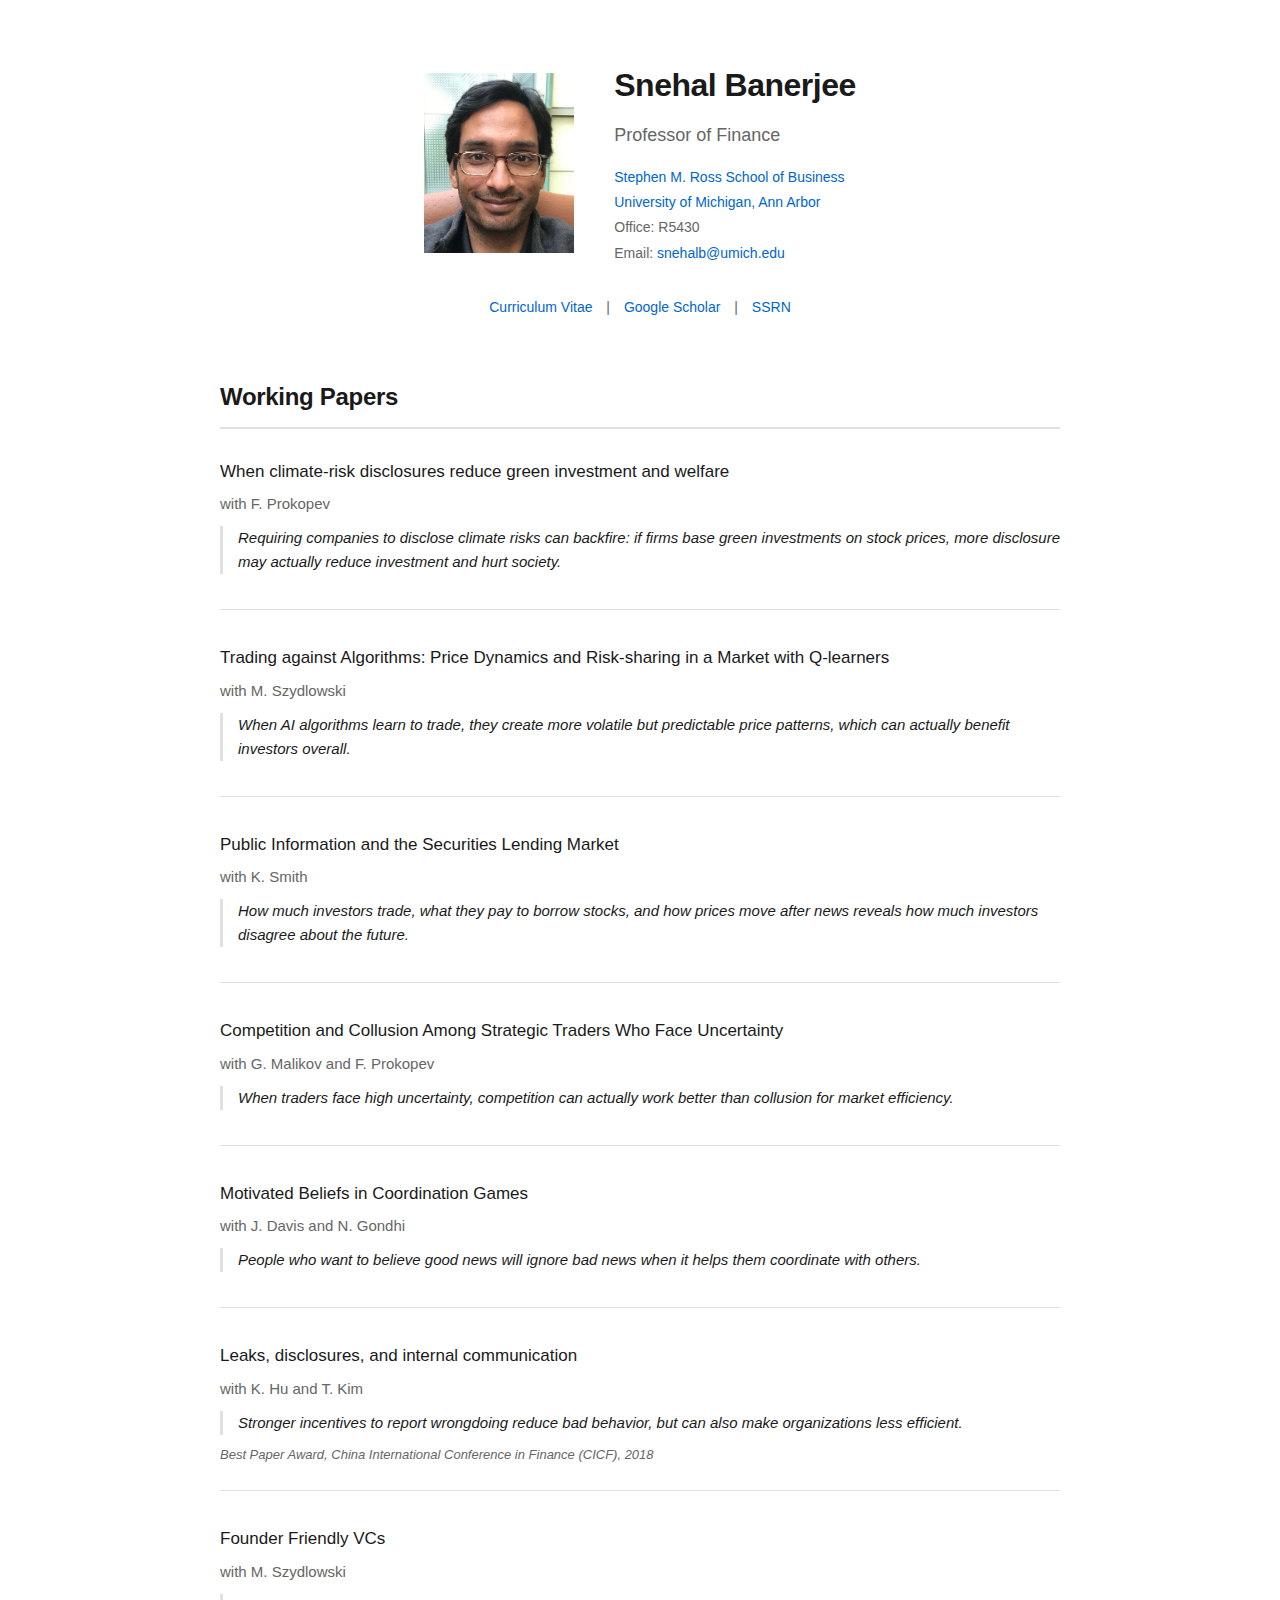
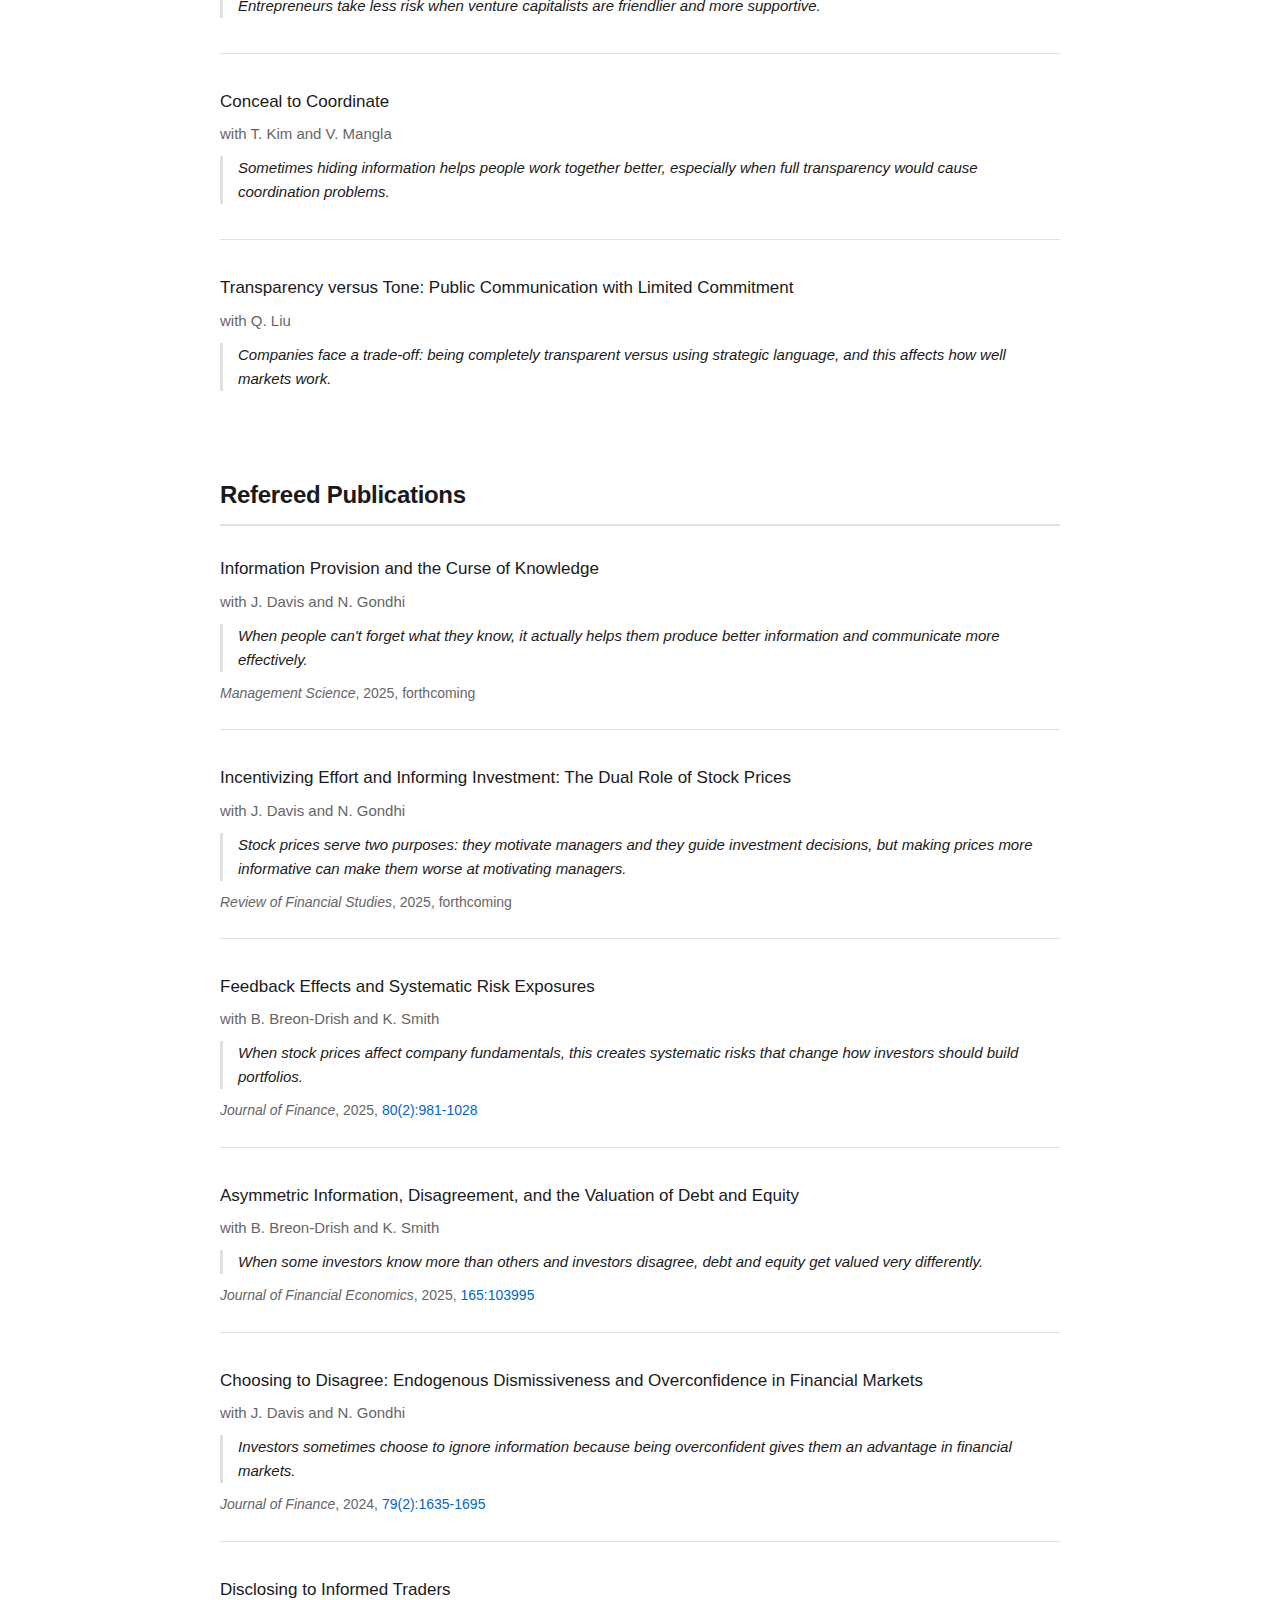
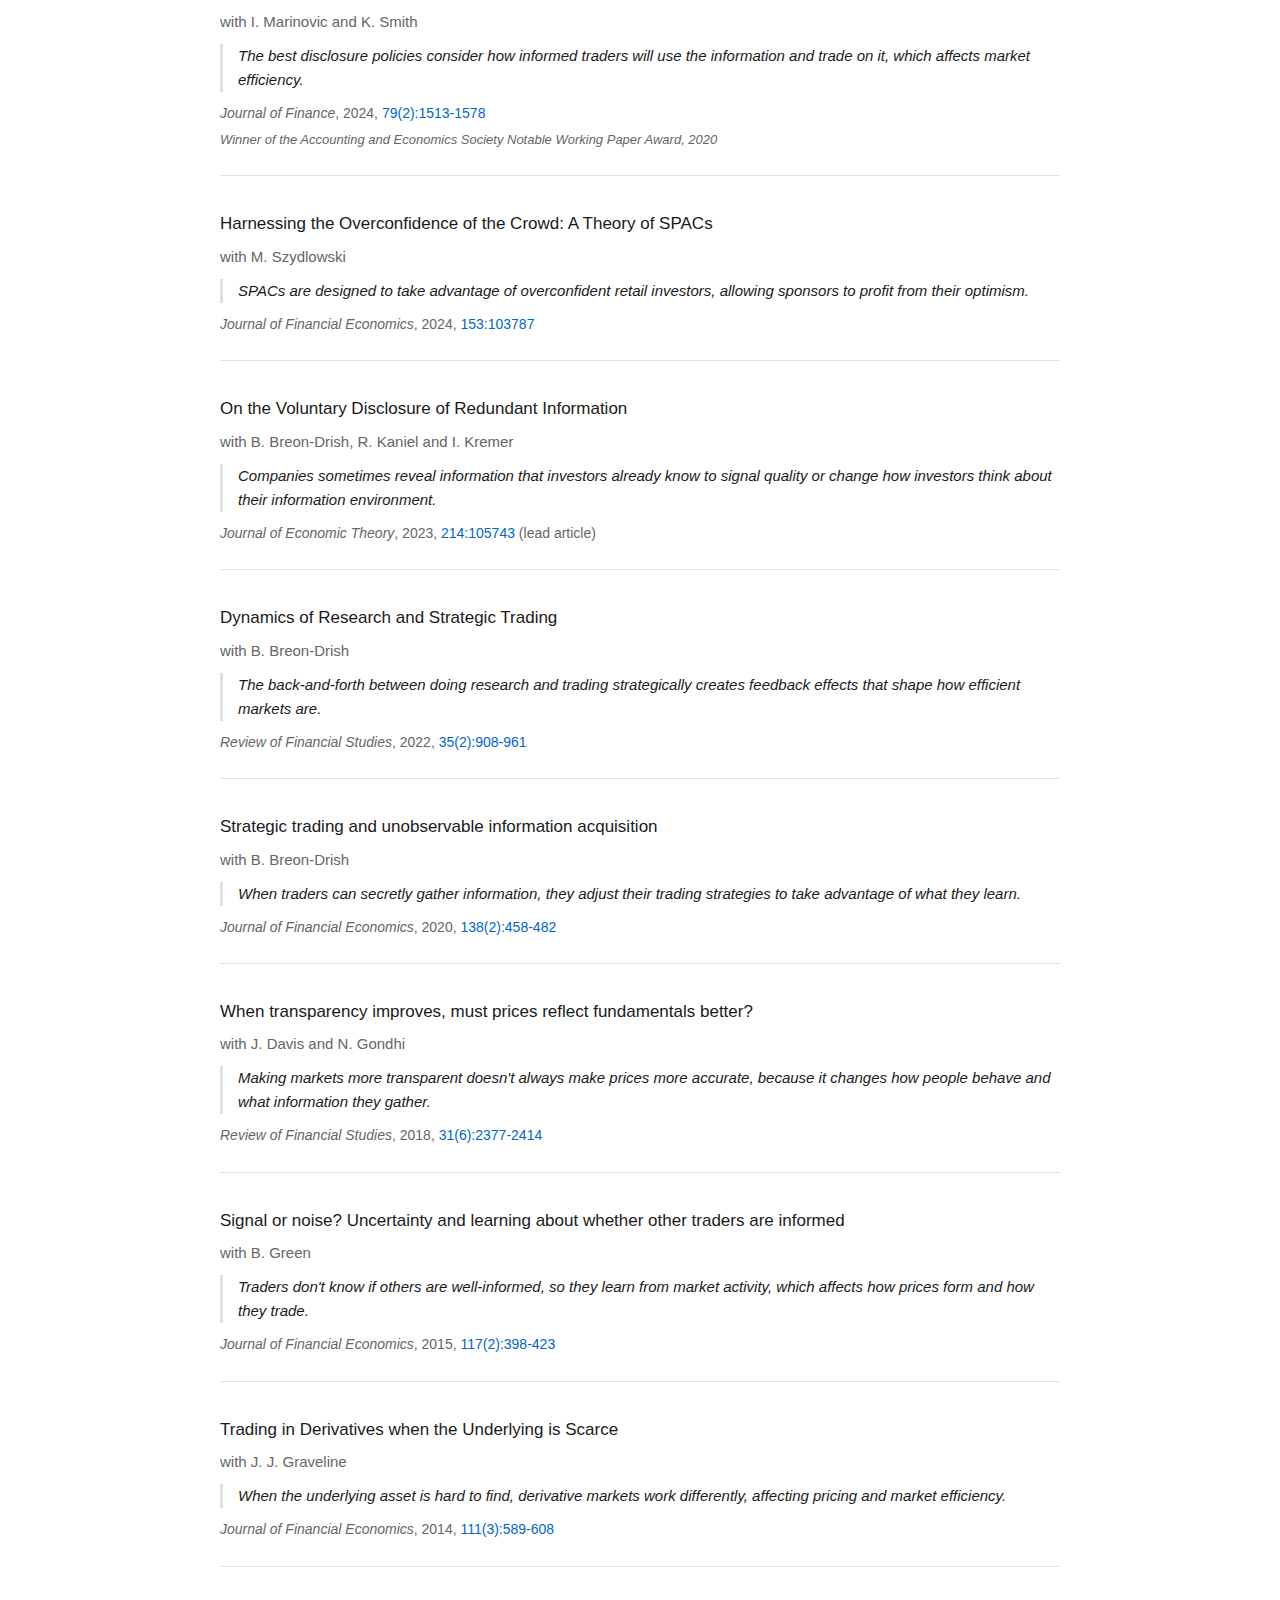
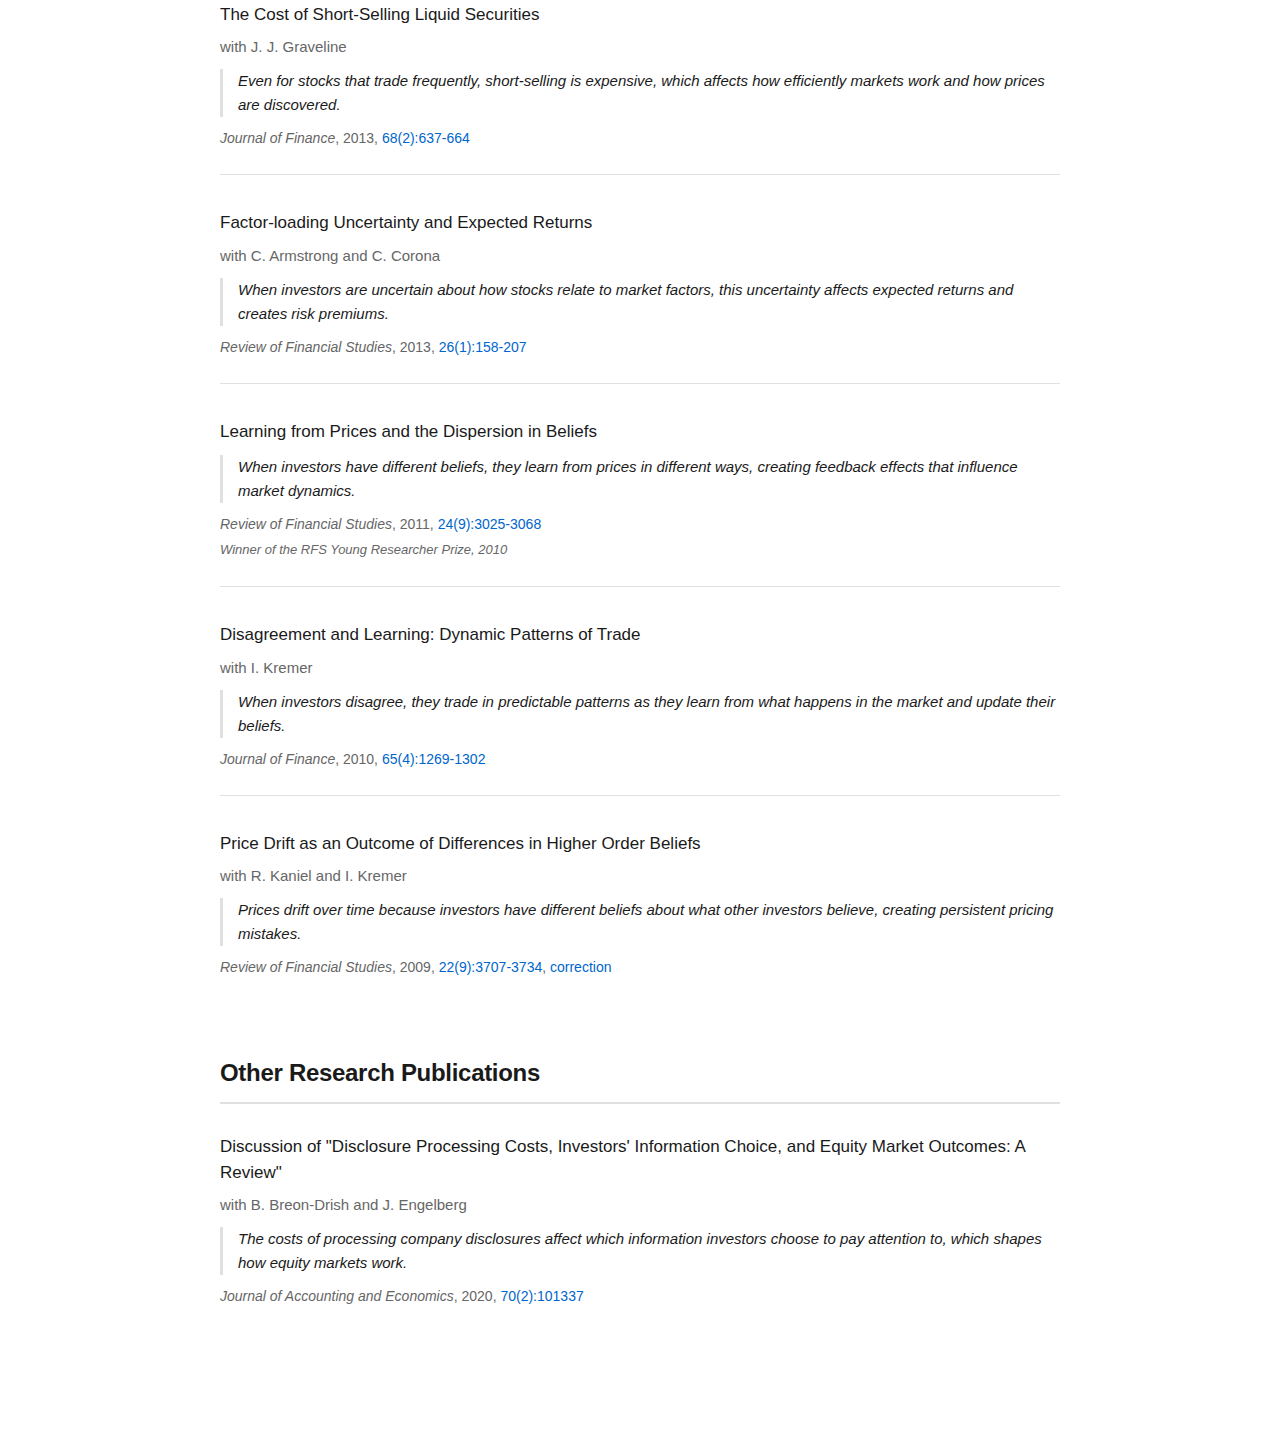
<file: index2.html>
<!DOCTYPE html>
<html lang="en">
<head>
  <meta charset="utf-8" />
  <meta name="viewport" content="width=device-width, initial-scale=1.0" />
  <title>Snehal Banerjee</title>
  <style>
    * {
      margin: 0;
      padding: 0;
      box-sizing: border-box;
    }

    :root {
      --text-color: #1a1a1a;
      --text-light: #666;
      --bg-color: #ffffff;
      --border-color: #e0e0e0;
      --link-color: #0066cc;
      --link-hover: #004499;
    }

    body {
      font-family: -apple-system, BlinkMacSystemFont, 'Segoe UI', 'Roboto', 'Helvetica Neue', Arial, sans-serif;
      font-size: 16px;
      line-height: 1.6;
      color: var(--text-color);
      background-color: var(--bg-color);
      max-width: 900px;
      margin: 0 auto;
      padding: 60px 30px;
    }

    @media (max-width: 768px) {
      body {
        padding: 40px 20px;
        font-size: 15px;
      }
    }

    header {
      margin-bottom: 60px;
      text-align: center;
    }

    .header-content {
      display: flex;
      align-items: center;
      justify-content: center;
      gap: 40px;
      margin-bottom: 30px;
      flex-wrap: wrap;
    }

    .profile-image {
      width: 150px;
      height: 150px;
      object-fit: cover;
    }

    .header-text {
      text-align: left;
    }

    h1 {
      font-size: 32px;
      font-weight: 600;
      margin-bottom: 10px;
      letter-spacing: -0.5px;
    }

    .subtitle {
      font-size: 18px;
      color: var(--text-light);
      margin-bottom: 15px;
    }

    .contact-info {
      font-size: 14px;
      color: var(--text-light);
      line-height: 1.8;
    }

    .contact-info a {
      color: var(--link-color);
      text-decoration: none;
    }

    .contact-info a:hover {
      text-decoration: underline;
    }

    section {
      margin-bottom: 50px;
    }

    h2 {
      font-size: 24px;
      font-weight: 600;
      margin-bottom: 30px;
      padding-bottom: 10px;
      border-bottom: 2px solid var(--border-color);
      letter-spacing: -0.3px;
    }

    .publication {
      margin-bottom: 35px;
      padding-bottom: 25px;
      border-bottom: 1px solid var(--border-color);
    }

    .publication:last-child {
      border-bottom: none;
    }

    .publication-title {
      font-size: 17px;
      font-weight: 500;
      margin-bottom: 8px;
      line-height: 1.5;
    }

    .publication-title a {
      color: var(--text-color);
      text-decoration: none;
    }

    .publication-title a:hover {
      color: var(--link-color);
      text-decoration: underline;
    }

    .publication-authors {
      font-size: 15px;
      color: var(--text-light);
      margin-bottom: 8px;
    }

    .publication-authors a {
      color: var(--link-color);
      text-decoration: none;
    }

    .publication-authors a:hover {
      text-decoration: underline;
    }

    .publication-insight {
      font-size: 15px;
      font-style: italic;
      color: var(--text-color);
      margin: 10px 0;
      padding-left: 15px;
      border-left: 3px solid var(--border-color);
    }

    .publication-journal {
      font-size: 14px;
      color: var(--text-light);
      margin-top: 8px;
    }

    .publication-journal a {
      color: var(--link-color);
      text-decoration: none;
    }

    .publication-journal a:hover {
      text-decoration: underline;
    }

    .award {
      font-size: 13px;
      color: var(--text-light);
      font-style: italic;
      margin-top: 5px;
    }

    .links {
      margin-top: 20px;
      text-align: center;
      font-size: 14px;
      color: var(--text-light);
    }

    .links a {
      color: var(--link-color);
      text-decoration: none;
      margin: 0 10px;
    }

    .links a:hover {
      text-decoration: underline;
    }
  </style>
</head>
<body>
  <header>
    <div class="header-content">
        <img src="banerjee.jpg" style="width:150px; height:180px; object-fit: cover;" />
      <!-- <img src="banerjee.jpg" alt="Snehal Banerjee" class="profile-image" /> -->
      <div class="header-text">
        <h1>Snehal Banerjee</h1>
        <div class="subtitle">Professor of Finance</div>
        <div class="contact-info">
          <a href="https://michiganross.umich.edu/">Stephen M. Ross School of Business</a><br />
          <a href="https://umich.edu/">University of Michigan, Ann Arbor</a><br />
          Office: R5430<br />
          Email: <a href="mailto:snehalb@umich.edu">snehalb@umich.edu</a>
        </div>
      </div>
    </div>
    <div class="links">
      <a href="banerjeecv.pdf">Curriculum Vitae</a> |
      <a href="https://scholar.google.com/citations?user=w_H_FzEAAAAJ&hl=en">Google Scholar</a> |
      <a href="https://ssrn.com/author=403802">SSRN</a>
    </div>
  </header>

  <section id="working-papers">
    <h2>Working Papers</h2>
    
    <div class="publication">
      <div class="publication-title">
        <a href="wp/BP_Climate_disclosure.pdf">When climate-risk disclosures reduce green investment and welfare</a>
      </div>
      <div class="publication-authors">with F. Prokopev</div>
      <div class="publication-insight">Requiring companies to disclose climate risks can backfire: if firms base green investments on stock prices, more disclosure may actually reduce investment and hurt society.</div>
    </div>

    <div class="publication">
      <div class="publication-title">
        <a href="wp/BS_Qlearning.pdf">Trading against Algorithms: Price Dynamics and Risk-sharing in a Market with Q-learners</a>
      </div>
      <div class="publication-authors">with M. Szydlowski</div>
      <div class="publication-insight">When AI algorithms learn to trade, they create more volatile but predictable price patterns, which can actually benefit investors overall.</div>
    </div>

    <div class="publication">
      <div class="publication-title">
        <a href="wp/BS_Securities_Lending.pdf">Public Information and the Securities Lending Market</a>
      </div>
      <div class="publication-authors">with K. Smith</div>
      <div class="publication-insight">How much investors trade, what they pay to borrow stocks, and how prices move after news reveals how much investors disagree about the future.</div>
    </div>

    <div class="publication">
      <div class="publication-title">
        <a href="wp/BMP_UncertainKyle.pdf">Competition and Collusion Among Strategic Traders Who Face Uncertainty</a>
      </div>
      <div class="publication-authors">with G. Malikov and F. Prokopev</div>
      <div class="publication-insight">When traders face high uncertainty, competition can actually work better than collusion for market efficiency.</div>
    </div>

    <div class="publication">
      <div class="publication-title">
        <a href="wp/BDGcoordinate.pdf">Motivated Beliefs in Coordination Games</a>
      </div>
      <div class="publication-authors">with J. Davis and N. Gondhi</div>
      <div class="publication-insight">People who want to believe good news will ignore bad news when it helps them coordinate with others.</div>
    </div>

    <div class="publication">
      <div class="publication-title">
        <a href="wp/BHKleaks.pdf">Leaks, disclosures, and internal communication</a>
      </div>
      <div class="publication-authors">with K. Hu and T. Kim</div>
      <div class="publication-insight">Stronger incentives to report wrongdoing reduce bad behavior, but can also make organizations less efficient.</div>
      <div class="award">Best Paper Award, China International Conference in Finance (CICF), 2018</div>
    </div>

    <div class="publication">
      <div class="publication-title">
        <a href="wp/BSfriends.pdf">Founder Friendly VCs</a>
      </div>
      <div class="publication-authors">with M. Szydlowski</div>
      <div class="publication-insight">Entrepreneurs take less risk when venture capitalists are friendlier and more supportive.</div>
    </div>

    <div class="publication">
      <div class="publication-title">
        <a href="wp/BKM.pdf">Conceal to Coordinate</a>
      </div>
      <div class="publication-authors">with T. Kim and V. Mangla</div>
      <div class="publication-insight">Sometimes hiding information helps people work together better, especially when full transparency would cause coordination problems.</div>
    </div>

    <div class="publication">
      <div class="publication-title">
        <a href="wp/BL.pdf">Transparency versus Tone: Public Communication with Limited Commitment</a>
      </div>
      <div class="publication-authors">with Q. Liu</div>
      <div class="publication-insight">Companies face a trade-off: being completely transparent versus using strategic language, and this affects how well markets work.</div>
    </div>
  </section>

  <section id="refereed-publications">
    <h2>Refereed Publications</h2>
    
    <div class="publication">
      <div class="publication-title">
        <a href="wp/BDGcursed.pdf">Information Provision and the Curse of Knowledge</a>
      </div>
      <div class="publication-authors">with J. Davis and N. Gondhi</div>
      <div class="publication-insight">When people can't forget what they know, it actually helps them produce better information and communicate more effectively.</div>
      <div class="publication-journal"><em>Management Science</em>, 2025, forthcoming</div>
    </div>

    <div class="publication">
      <div class="publication-title">
        <a href="wp/BDG_DualRole.pdf">Incentivizing Effort and Informing Investment: The Dual Role of Stock Prices</a>
      </div>
      <div class="publication-authors">with J. Davis and N. Gondhi</div>
      <div class="publication-insight">Stock prices serve two purposes: they motivate managers and they guide investment decisions, but making prices more informative can make them worse at motivating managers.</div>
      <div class="publication-journal"><em>Review of Financial Studies</em>, 2025, forthcoming</div>
    </div>

    <div class="publication">
      <div class="publication-title">
        <a href="papers/BBS2025welfare.pdf">Feedback Effects and Systematic Risk Exposures</a>
      </div>
      <div class="publication-authors">with B. Breon-Drish and K. Smith</div>
      <div class="publication-insight">When stock prices affect company fundamentals, this creates systematic risks that change how investors should build portfolios.</div>
      <div class="publication-journal"><em>Journal of Finance</em>, 2025, <a href="https://doi.org/10.1111/jofi.13427">80(2):981-1028</a></div>
    </div>

    <div class="publication">
      <div class="publication-title">
        <a href="papers/BBS2025.pdf">Asymmetric Information, Disagreement, and the Valuation of Debt and Equity</a>
      </div>
      <div class="publication-authors">with B. Breon-Drish and K. Smith</div>
      <div class="publication-insight">When some investors know more than others and investors disagree, debt and equity get valued very differently.</div>
      <div class="publication-journal"><em>Journal of Financial Economics</em>, 2025, <a href="https://doi.org/10.1016/j.jfineco.2025.103995">165:103995</a></div>
    </div>

    <div class="publication">
      <div class="publication-title">
        <a href="papers/BanerjeeDavisGondhi2024.pdf">Choosing to Disagree: Endogenous Dismissiveness and Overconfidence in Financial Markets</a>
      </div>
      <div class="publication-authors">with J. Davis and N. Gondhi</div>
      <div class="publication-insight">Investors sometimes choose to ignore information because being overconfident gives them an advantage in financial markets.</div>
      <div class="publication-journal"><em>Journal of Finance</em>, 2024, <a href="https://doi.org/10.1111/jofi.13311">79(2):1635-1695</a></div>
    </div>

    <div class="publication">
      <div class="publication-title">
        <a href="papers/BMS2024.pdf">Disclosing to Informed Traders</a>
      </div>
      <div class="publication-authors">with I. Marinovic and K. Smith</div>
      <div class="publication-insight">The best disclosure policies consider how informed traders will use the information and trade on it, which affects market efficiency.</div>
      <div class="publication-journal"><em>Journal of Finance</em>, 2024, <a href="https://doi.org/10.1111/jofi.13296">79(2):1513-1578</a></div>
      <div class="award">Winner of the Accounting and Economics Society Notable Working Paper Award, 2020</div>
    </div>

    <div class="publication">
      <div class="publication-title">
        <a href="papers/BanerjeeSzydlowski2024.pdf">Harnessing the Overconfidence of the Crowd: A Theory of SPACs</a>
      </div>
      <div class="publication-authors">with M. Szydlowski</div>
      <div class="publication-insight">SPACs are designed to take advantage of overconfident retail investors, allowing sponsors to profit from their optimism.</div>
      <div class="publication-journal"><em>Journal of Financial Economics</em>, 2024, <a href="https://doi.org/10.1016/j.jfineco.2024.103787">153:103787</a></div>
    </div>

    <div class="publication">
      <div class="publication-title">
        <a href="papers/BBKK2023.pdf">On the Voluntary Disclosure of Redundant Information</a>
      </div>
      <div class="publication-authors">with B. Breon-Drish, R. Kaniel and I. Kremer</div>
      <div class="publication-insight">Companies sometimes reveal information that investors already know to signal quality or change how investors think about their information environment.</div>
      <div class="publication-journal"><em>Journal of Economic Theory</em>, 2023, <a href="https://doi.org/10.1016/j.jet.2023.105743">214:105743</a> (lead article)</div>
    </div>

    <div class="publication">
      <div class="publication-title">
        <a href="papers/BanerjeeBreonDrish2022.pdf">Dynamics of Research and Strategic Trading</a>
      </div>
      <div class="publication-authors">with B. Breon-Drish</div>
      <div class="publication-insight">The back-and-forth between doing research and trading strategically creates feedback effects that shape how efficient markets are.</div>
      <div class="publication-journal"><em>Review of Financial Studies</em>, 2022, <a href="https://doi.org/10.1093/rfs/hhab029">35(2):908-961</a></div>
    </div>

    <div class="publication">
      <div class="publication-title">
        <a href="papers/BanerjeeBreonDrish2020.pdf">Strategic trading and unobservable information acquisition</a>
      </div>
      <div class="publication-authors">with B. Breon-Drish</div>
      <div class="publication-insight">When traders can secretly gather information, they adjust their trading strategies to take advantage of what they learn.</div>
      <div class="publication-journal"><em>Journal of Financial Economics</em>, 2020, <a href="https://doi.org/10.1016/j.jfineco.2020.05.007">138(2):458-482</a></div>
    </div>

    <div class="publication">
      <div class="publication-title">
        <a href="papers/BanerjeeDavisGondhi2018.pdf">When transparency improves, must prices reflect fundamentals better?</a>
      </div>
      <div class="publication-authors">with J. Davis and N. Gondhi</div>
      <div class="publication-insight">Making markets more transparent doesn't always make prices more accurate, because it changes how people behave and what information they gather.</div>
      <div class="publication-journal"><em>Review of Financial Studies</em>, 2018, <a href="https://doi.org/10.1093/rfs/hhy034">31(6):2377-2414</a></div>
    </div>

    <div class="publication">
      <div class="publication-title">
        <a href="papers/BanerjeeGreen2015.pdf">Signal or noise? Uncertainty and learning about whether other traders are informed</a>
      </div>
      <div class="publication-authors">with B. Green</div>
      <div class="publication-insight">Traders don't know if others are well-informed, so they learn from market activity, which affects how prices form and how they trade.</div>
      <div class="publication-journal"><em>Journal of Financial Economics</em>, 2015, <a href="http://dx.doi.org/10.1016/j.jfineco.2015.05.003">117(2):398-423</a></div>
    </div>

    <div class="publication">
      <div class="publication-title">
        <a href="papers/BanerjeeGraveline2014.pdf">Trading in Derivatives when the Underlying is Scarce</a>
      </div>
      <div class="publication-authors">with J. J. Graveline</div>
      <div class="publication-insight">When the underlying asset is hard to find, derivative markets work differently, affecting pricing and market efficiency.</div>
      <div class="publication-journal"><em>Journal of Financial Economics</em>, 2014, <a href="http://authors.elsevier.com/sd/article/S0304405X13002973">111(3):589-608</a></div>
    </div>

    <div class="publication">
      <div class="publication-title">
        <a href="papers/BanerjeeGraveline2013.pdf">The Cost of Short-Selling Liquid Securities</a>
      </div>
      <div class="publication-authors">with J. J. Graveline</div>
      <div class="publication-insight">Even for stocks that trade frequently, short-selling is expensive, which affects how efficiently markets work and how prices are discovered.</div>
      <div class="publication-journal"><em>Journal of Finance</em>, 2013, <a href="http://onlinelibrary.wiley.com/doi/10.1111/jofi.12009/abstract">68(2):637-664</a></div>
    </div>

    <div class="publication">
      <div class="publication-title">
        <a href="papers/ABC2013.pdf">Factor-loading Uncertainty and Expected Returns</a>
      </div>
      <div class="publication-authors">with C. Armstrong and C. Corona</div>
      <div class="publication-insight">When investors are uncertain about how stocks relate to market factors, this uncertainty affects expected returns and creates risk premiums.</div>
      <div class="publication-journal"><em>Review of Financial Studies</em>, 2013, <a href="http://rfs.oxfordjournals.org/content/26/1/158.abstract">26(1):158-207</a></div>
    </div>

    <div class="publication">
      <div class="publication-title">
        <a href="papers/Banerjee2011.pdf">Learning from Prices and the Dispersion in Beliefs</a>
      </div>
      <div class="publication-authors"></div>
      <div class="publication-insight">When investors have different beliefs, they learn from prices in different ways, creating feedback effects that influence market dynamics.</div>
      <div class="publication-journal"><em>Review of Financial Studies</em>, 2011, <a href="http://rfs.oxfordjournals.org/content/24/9/3025.abstract">24(9):3025-3068</a></div>
      <div class="award">Winner of the RFS Young Researcher Prize, 2010</div>
    </div>

    <div class="publication">
      <div class="publication-title">
        <a href="papers/BanerjeeKremer2010.pdf">Disagreement and Learning: Dynamic Patterns of Trade</a>
      </div>
      <div class="publication-authors">with I. Kremer</div>
      <div class="publication-insight">When investors disagree, they trade in predictable patterns as they learn from what happens in the market and update their beliefs.</div>
      <div class="publication-journal"><em>Journal of Finance</em>, 2010, <a href="http://onlinelibrary.wiley.com/doi/10.1111/j.1540-6261.2010.01570.x/abstract">65(4):1269-1302</a></div>
    </div>

    <div class="publication">
      <div class="publication-title">
        <a href="papers/BanerjeeKanielKremer2009.pdf">Price Drift as an Outcome of Differences in Higher Order Beliefs</a>
      </div>
      <div class="publication-authors">with R. Kaniel and I. Kremer</div>
      <div class="publication-insight">Prices drift over time because investors have different beliefs about what other investors believe, creating persistent pricing mistakes.</div>
      <div class="publication-journal"><em>Review of Financial Studies</em>, 2009, <a href="http://rfs.oxfordjournals.org/content/22/9/3707.abstract">22(9):3707-3734</a>, <a href="wp/BKK_correction.pdf">correction</a></div>
    </div>
  </section>

  <section id="other-research">
    <h2>Other Research Publications</h2>
    
    <div class="publication">
      <div class="publication-title">
        <a href="papers/BanerjeeBreonDrishEngelberg2020.pdf">Discussion of "Disclosure Processing Costs, Investors' Information Choice, and Equity Market Outcomes: A Review"</a>
      </div>
      <div class="publication-authors">with B. Breon-Drish and J. Engelberg</div>
      <div class="publication-insight">The costs of processing company disclosures affect which information investors choose to pay attention to, which shapes how equity markets work.</div>
      <div class="publication-journal"><em>Journal of Accounting and Economics</em>, 2020, <a href="https://doi.org/10.1016/j.jacceco.2020.101337">70(2):101337</a></div>
    </div>
  </section>
</body>
</html>
</file>
